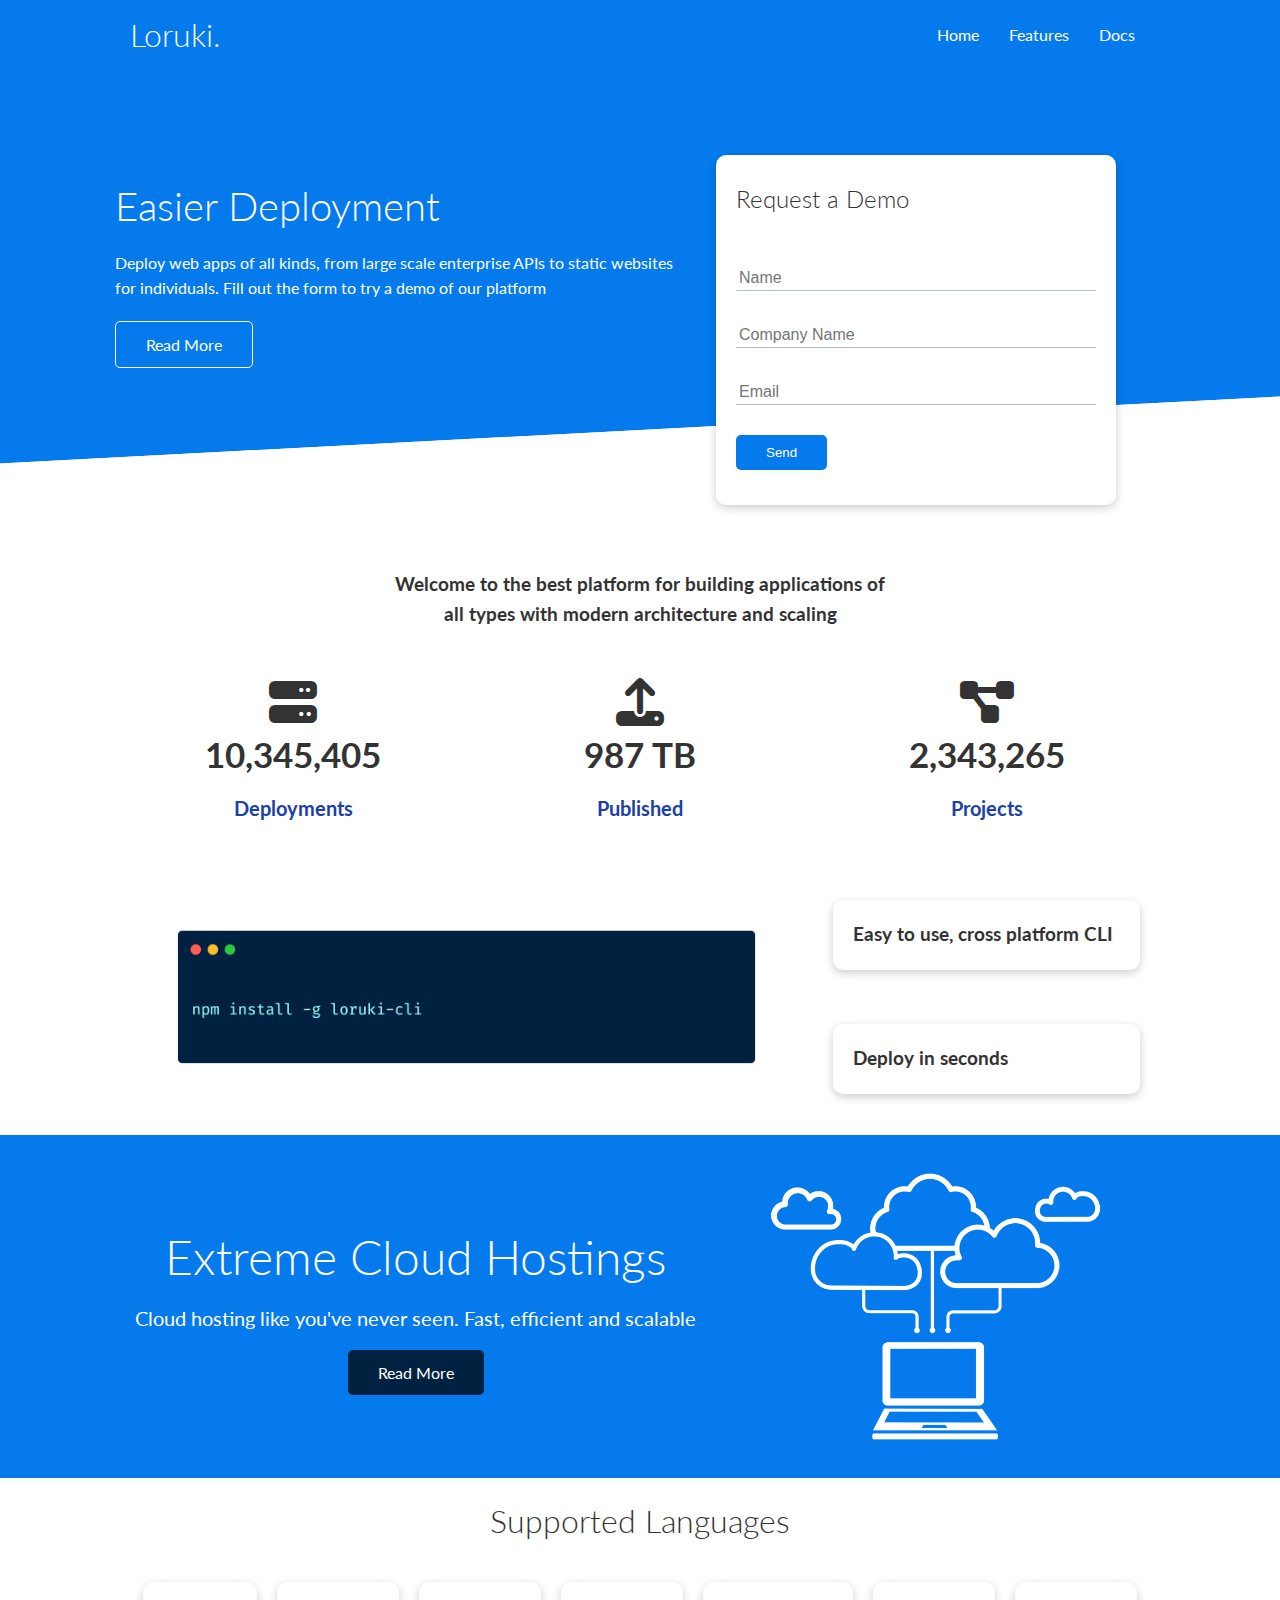
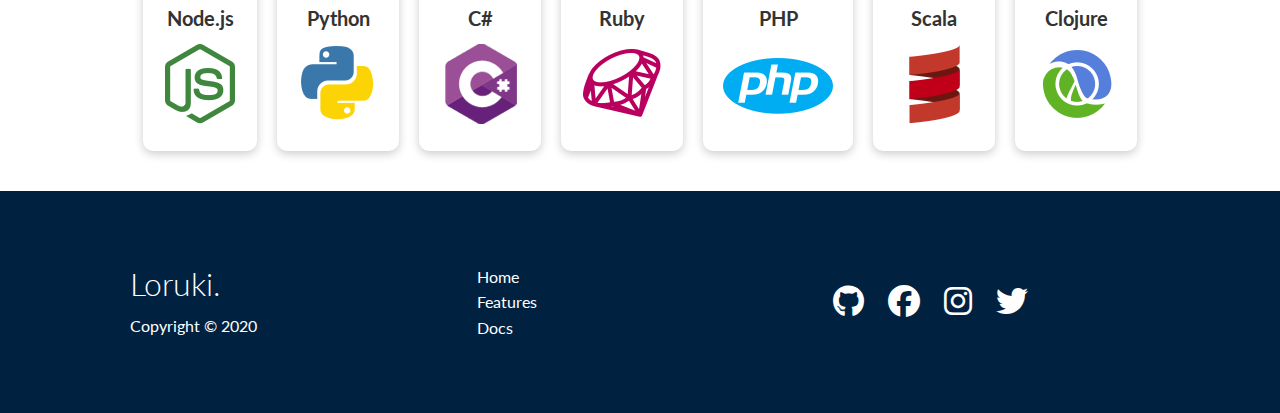
<file: index.html>
<!DOCTYPE html>
<html lang="en">
<head>
    <meta charset="UTF-8">
    <meta http-equiv="X-UA-Compatible" content="IE=edge">
    <meta name="viewport" content="width=device-width, initial-scale=1.0">
    <link rel="stylesheet" href="https://cdnjs.cloudflare.com/ajax/libs/font-awesome/6.1.1/css/all.min.css">
    <link rel="stylesheet" href="style.css">
    <link rel="stylesheet" href="utilities.css">
    <title>Loruki | Cloud Hosting For Everyone</title>
</head>
<body>
    <!-- Nav Bar -->
    <div class="navbar">
        <div class="container flex">
            <h1 class="logo">Loruki.</h1>
            <nav>
                <ul>
                    <li><a href="index.html">Home</a></li>
                    <li><a href="features.html">Features</a></li>
                    <li><a href="docs.html">Docs</a></li>
                </ul>
            </nav>
        </div>
    </div>

    <!-- Showcase -->
    <section class="showcase">
        <div class="container grid">
            <div class="showcase-text">
                <h1>Easier Deployment</h1>
                <p>Deploy web apps of all kinds, from large scale enterprise APIs to static websites for individuals. Fill out the form to try a demo of our platform</p>
                <a href="features.html" class="btn btn-outline">Read More</a>
            </div>

            <div class="showcase-form card">
                <h2>Request a Demo</h2>
                <form name="contact" method="POST" netlify-honeypot="bot-field" data-netlify="true">
                    <input type="hidden" name="form-name" value="contact">
                    <p class="hidden">
                        <label>Don't fill this out if you're human: <input name="bot-field" /></label>
                    </p>
                    <div class="form-control">
                        <input type="text" name="name" placeholder="Name" required>
                    </div>
                    <div class="form-control">
                        <input type="text" name="company" placeholder="Company Name" required>
                    </div>
                    <div class="form-control">
                        <input type="email" name="email" placeholder="Email" required>
                    </div>
                    <input type="submit" value="Send" class="btn btn-primary">
                </form>
            </div>
        </div>
    </section>

    <!-- Stats -->
    <section class="stats">
        <div class="container">
            <h3 class="stats-heading text-center my-1">
                Welcome to the best platform for building applications of all types with modern architecture and scaling
            </h3>

            <div class="grid grid-3 text-center my-4">
                <div>
                    <i class="fas fa-server fa-3x"></i>
                    <h3>10,345,405</h3>
                    <p class="text-secondary">Deployments</p>
                </div>
                <div>
                    <i class="fas fa-upload fa-3x"></i>
                    <h3>987 TB</h3>
                    <p class="text-secondary">Published</p>
                </div>
                <div>
                    <i class="fas fa-project-diagram fa-3x"></i>
                    <h3>2,343,265</h3>
                    <p class="text-secondary">Projects</p>
                </div>
            </div>
        </div>
    </section>

    <!-- Cli -->
    <section class="cli">
        <div class="container grid">
            <img src="images/cli.png" alt="">
            <div class="card">
                <h3>Easy to use, cross platform CLI</h3>
            </div>
            <div class="card">
                <h3>Deploy in seconds</h3>
            </div>
        </div>
    </section>

    <!-- Cloud -->
    <section class="cloud bg-primary my-2 py-2">
        <div class="container grid">
            <div class="text-center">
                <h2 class="lg">Extreme Cloud Hostings</h2>
                <p class="lead my-1">Cloud hosting like you've never seen. Fast, efficient and scalable</p>
                <a href="features.html" class="btn btn-dark">Read More</a>
            </div>
            <img src="images/cloud.png" alt="">
        </div>
    </section>

    <!-- Languages -->
    <section class="languages">
        <h2 class="md text-center my-2">
            Supported Languages
        </h2>
        <div class="container flex">
            <div class="card">
                <h4>Node.js</h4>
                <img src="images/logos/node.png" alt="">
            </div>
            <div class="card">
                <h4>Python</h4>
                <img src="images/logos/python.png" alt="">
            </div>
            <div class="card">
                <h4>C#</h4>
                <img src="images/logos/csharp.png" alt="">
            </div>
            <div class="card">
                <h4>Ruby</h4>
                <img src="images/logos/ruby.png" alt="">
            </div>
            <div class="card">
                <h4>PHP</h4>
                <img src="images/logos/php.png" alt="">
            </div>
            <div class="card">
                <h4>Scala</h4>
                <img src="images/logos/scala.png" alt="">
            </div>
            <div class="card">
                <h4>Clojure</h4>
                <img src="images/logos/clojure.png" alt="">
            </div>
        </div>
    </section>

    <!-- Footer -->
    <footer class="footer bg-dark py-5">
        <div class="container grid grid-3">
            <div>
                <h1>Loruki.</h1>
                <p>Copyright &copy; 2020</p>
            </div>
            <nav>
                <ul>
                    <li><a href="index.html">Home</a></li>
                    <li><a href="features.html">Features</a></li>
                    <li><a href="docs.html">Docs</a></li>
                </ul>
            </nav>

            <div class="social">
                <a href="#"><i class="fab fa-github fa-2x"></i></a>
                <a href="#"><i class="fab fa-facebook fa-2x"></i></a>
                <a href="#"><i class="fab fa-instagram fa-2x"></i></a>
                <a href="#"><i class="fab fa-twitter fa-2x"></i></a>
            </div>
        </div>
    </footer>
</body>
</html>
</file>
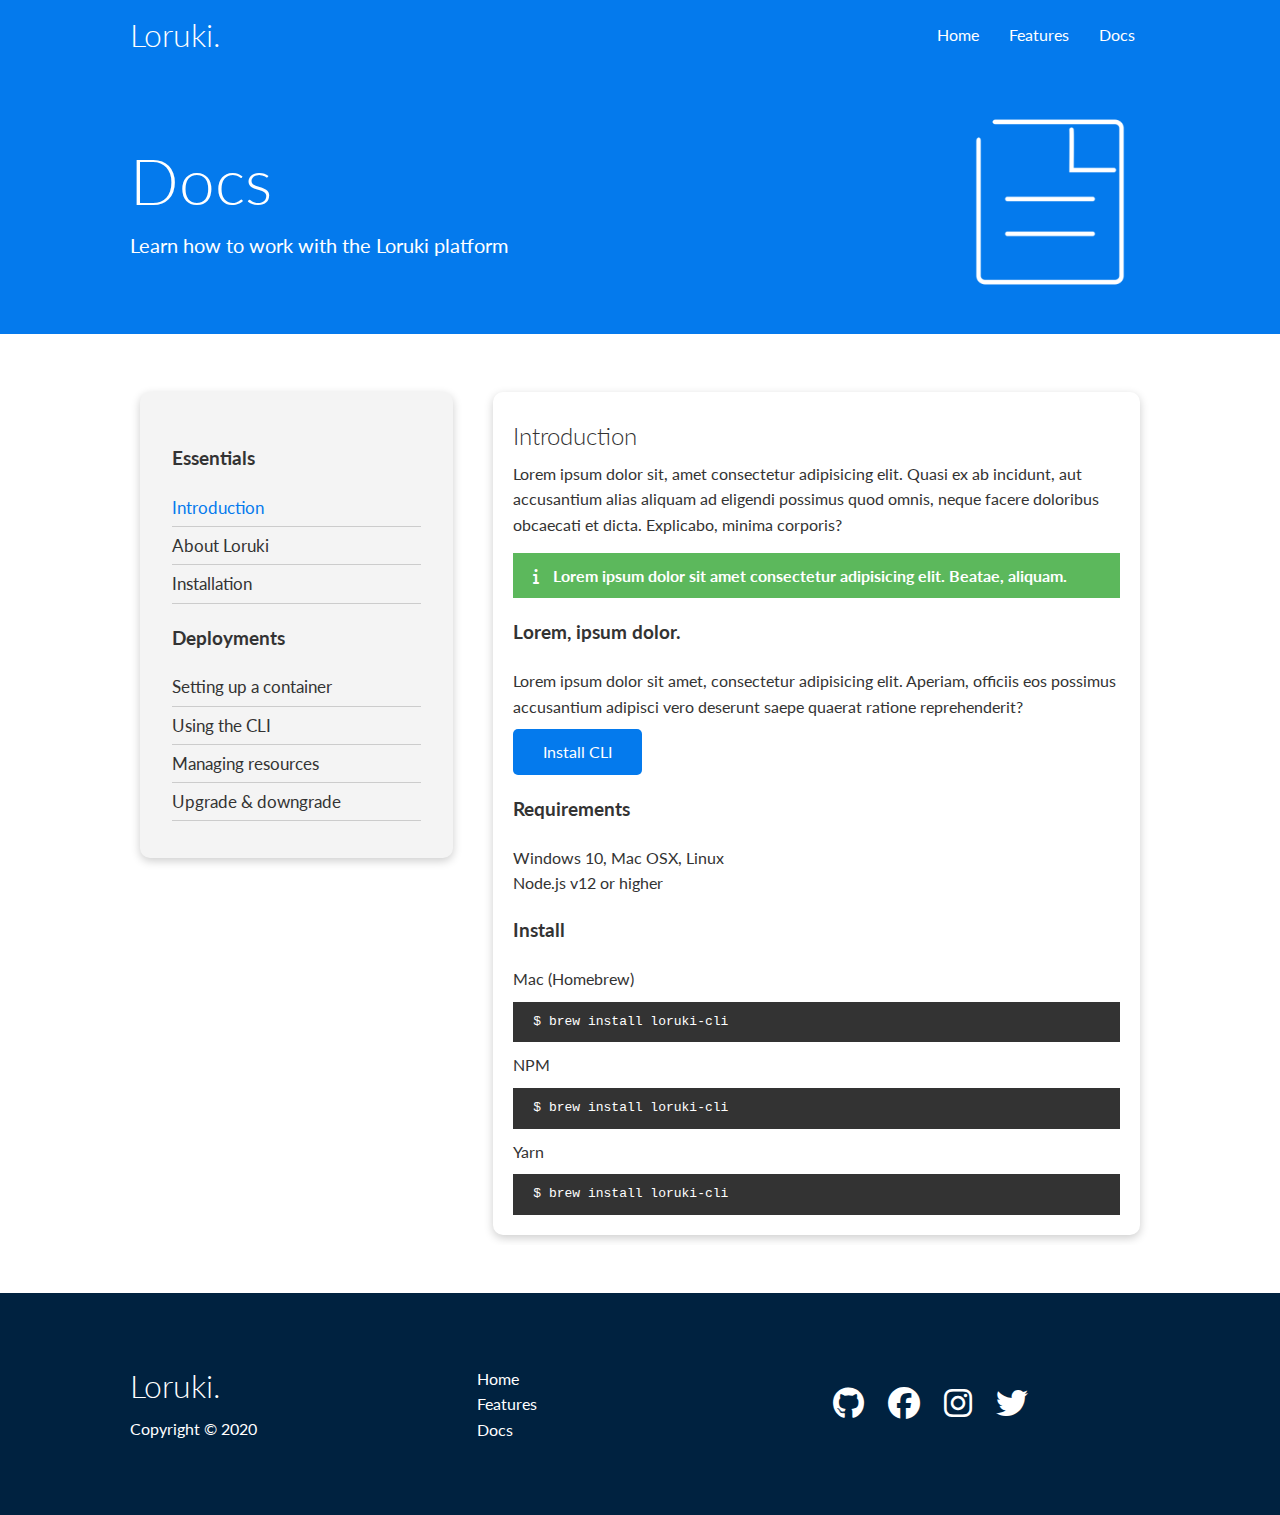
<file: docs.html>
<!DOCTYPE html>
<html lang="en">
<head>
    <meta charset="UTF-8">
    <meta http-equiv="X-UA-Compatible" content="IE=edge">
    <meta name="viewport" content="width=device-width, initial-scale=1.0">
    <link rel="stylesheet" href="https://cdnjs.cloudflare.com/ajax/libs/font-awesome/6.1.1/css/all.min.css">
    <link rel="stylesheet" href="style.css">
    <link rel="stylesheet" href="utilities.css">
    <title>Loruki | Cloud Hosting For Everyone</title>
</head>
<body>
    <!-- Nav Bar -->
    <div class="navbar">
        <div class="container flex">
            <h1 class="logo">Loruki.</h1>
            <nav>
                <ul>
                    <li><a href="index.html">Home</a></li>
                    <li><a href="features.html">Features</a></li>
                    <li><a href="docs.html">Docs</a></li>
                </ul>
            </nav>
        </div>
    </div>

    <!-- Head -->
    <section class="docs-head bg-primary py-3">
        <div class="container grid">
            <div>
                <h1 class="xl">Docs</h1>
                <p class="lead">
                    Learn how to work with the Loruki platform
                </p>
            </div>
            <img src="images/docs.png" alt="">
        </div>
    </section>

    <!-- Docs Main -->
    <section class="docs-main my-4">
        <div class="container grid">
            <div class="card bg-light p-3">
                <h3 class="my-2">Essentials</h3>
                <nav>
                    <ul>
                        <li><a class="text-primary" href="#">Introduction</a></li>
                        <li><a href="#">About Loruki</a></li>
                        <li><a href="#">Installation</a></li>
                    </ul>
                </nav>
    
                <h3 class="my-2">Deployments</h3>
                <nav>
                    <ul>
                        <li><a href="#">Setting up a container</a></li>
                        <li><a href="#">Using the CLI</a></li>
                        <li><a href="#">Managing resources</a></li>
                        <li><a href="#">Upgrade & downgrade</a></li>
                    </ul>
                </nav>
            </div>
            <div class="card">
                <h2>Introduction</h2>
                <p>Lorem ipsum dolor sit, amet consectetur adipisicing elit. Quasi ex ab incidunt, aut accusantium alias aliquam ad eligendi possimus quod omnis, neque facere doloribus obcaecati et dicta. Explicabo, minima corporis?</p>
                <div class="alert alert-success">
                    <i class="fas fa-info"></i> Lorem ipsum dolor sit amet consectetur adipisicing elit. Beatae, aliquam.
                </div>
                <h3>Lorem, ipsum dolor.</h3>
                <p>Lorem ipsum dolor sit amet, consectetur adipisicing elit. Aperiam, officiis eos possimus accusantium adipisci vero deserunt saepe quaerat ratione reprehenderit?</p>
                <a href="#" class="btn btn-primary">Install CLI</a>

                <h3>Requirements</h3>
                <ul>
                    <li>Windows 10, Mac OSX, Linux</li>
                    <li>Node.js v12 or higher</li>
                </ul>

                <h3>Install</h3>
                <p>Mac (Homebrew)</p>
                <pre><code>$ brew install loruki-cli</code></pre>
                <p>NPM</p>
                <pre><code>$ brew install loruki-cli</code></pre>
                <p>Yarn</p>
                <pre><code>$ brew install loruki-cli</code></pre>
            </div>
        </div>
    </section>

    
    <!-- Footer -->
    <footer class="footer bg-dark py-5">
        <div class="container grid grid-3">
            <div>
                <h1>Loruki.</h1>
                <p>Copyright &copy; 2020</p>
            </div>
            <nav>
                <ul>
                    <li><a href="index.html">Home</a></li>
                    <li><a href="features.html">Features</a></li>
                    <li><a href="docs.html">Docs</a></li>
                </ul>
            </nav>

            <div class="social">
                <a href="#"><i class="fab fa-github fa-2x"></i></a>
                <a href="#"><i class="fab fa-facebook fa-2x"></i></a>
                <a href="#"><i class="fab fa-instagram fa-2x"></i></a>
                <a href="#"><i class="fab fa-twitter fa-2x"></i></a>
            </div>
        </div>
    </footer>
</body>
</html>
</file>
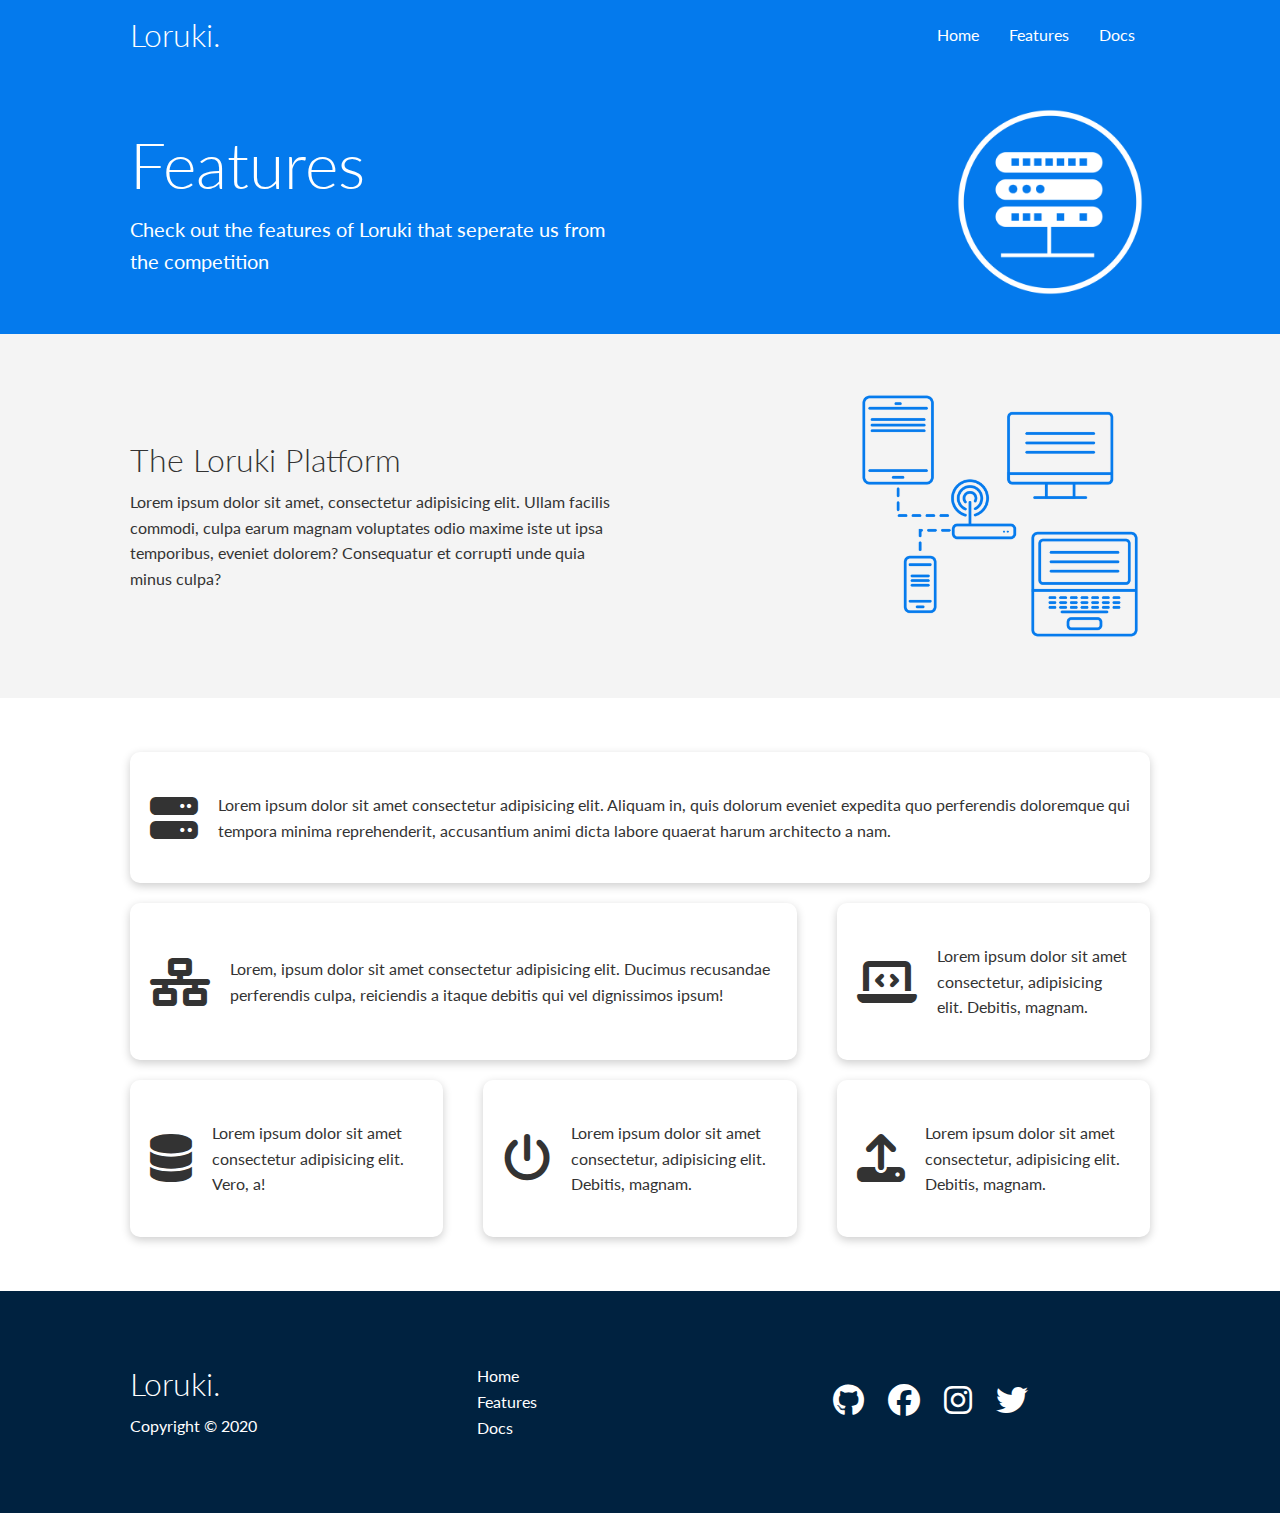
<file: features.html>
<!DOCTYPE html>
<html lang="en">
<head>
    <meta charset="UTF-8">
    <meta http-equiv="X-UA-Compatible" content="IE=edge">
    <meta name="viewport" content="width=device-width, initial-scale=1.0">
    <link rel="stylesheet" href="https://cdnjs.cloudflare.com/ajax/libs/font-awesome/6.1.1/css/all.min.css">
    <link rel="stylesheet" href="style.css">
    <link rel="stylesheet" href="utilities.css">
    <title>Loruki | Cloud Hosting For Everyone</title>
</head>
<body>
    <!-- Nav Bar -->
    <div class="navbar">
        <div class="container flex">
            <h1 class="logo">Loruki.</h1>
            <nav>
                <ul>
                    <li><a href="index.html">Home</a></li>
                    <li><a href="features.html">Features</a></li>
                    <li><a href="docs.html">Docs</a></li>
                </ul>
            </nav>
        </div>
    </div>

    <!-- Head -->
    <section class="features-head bg-primary py-3">
        <div class="container grid">
            <div>
                <h1 class="xl">Features</h1>
                <p class="lead">
                    Check out the features of Loruki that seperate us from the competition
                </p>
            </div>
            <img src="images/server.png" alt="">
        </div>
    </section>

    <!-- Sub Head -->
    <section class="features-sub-head bg-light py-3">
        <div class="container grid">
            <div>
                <h1 class="md">The Loruki Platform</h1>
                <p>
                    Lorem ipsum dolor sit amet, consectetur adipisicing elit. Ullam facilis commodi, culpa earum magnam voluptates odio maxime iste ut ipsa temporibus, eveniet dolorem? Consequatur et corrupti unde quia minus culpa?
                </p>
            </div>
            <img src="images/server2.png" alt="">
        </div>
    </section>

    <section class="features-main my-2">
        <div class="container grid grid-3">
            <div class="card flex">
                <i class="fas fa-server fa-3x"></i>
                <p>Lorem ipsum dolor sit amet consectetur adipisicing elit. Aliquam in, quis dolorum eveniet expedita quo perferendis doloremque qui tempora minima reprehenderit, accusantium animi dicta labore quaerat harum architecto a nam.</p>
            </div>
            <div class="card flex">
                <i class="fas fa-network-wired fa-3x"></i>
                <p>
                    Lorem, ipsum dolor sit amet consectetur adipisicing elit. Ducimus
                    recusandae perferendis culpa, reiciendis a itaque debitis qui vel
                    dignissimos ipsum!
                </p>
            </div>
            <div class="card flex">
                <i class="fas fa-laptop-code fa-3x"></i>
                <p>
                    Lorem ipsum dolor sit amet consectetur, adipisicing elit. Debitis,
                    magnam.
                </p>
            </div>
            <div class="card flex">
                <i class="fas fa-database fa-3x"></i>
                <p>
                    Lorem ipsum dolor sit amet consectetur adipisicing elit. Vero, a!
                </p>
            </div>
            <div class="card flex">
                <i class="fas fa-power-off fa-3x"></i>
                <p>
                    Lorem ipsum dolor sit amet consectetur, adipisicing elit. Debitis,
                    magnam.
                </p>
            </div>
            <div class="card flex">
                <i class="fas fa-upload fa-3x"></i>
                <p>
                    Lorem ipsum dolor sit amet consectetur, adipisicing elit. Debitis,
                    magnam.
                </p>
            </div>
        </div>
    </section>

    <!-- Footer -->
    <footer class="footer bg-dark py-5">
        <div class="container grid grid-3">
            <div>
                <h1>Loruki.</h1>
                <p>Copyright &copy; 2020</p>
            </div>
            <nav>
                <ul>
                    <li><a href="index.html">Home</a></li>
                    <li><a href="features.html">Features</a></li>
                    <li><a href="docs.html">Docs</a></li>
                </ul>
            </nav>

            <div class="social">
                <a href="#"><i class="fab fa-github fa-2x"></i></a>
                <a href="#"><i class="fab fa-facebook fa-2x"></i></a>
                <a href="#"><i class="fab fa-instagram fa-2x"></i></a>
                <a href="#"><i class="fab fa-twitter fa-2x"></i></a>
            </div>
        </div>
    </footer>
</body>
</html>
</file>
<file: style.css>
@import url('https://fonts.googleapis.com/css2?family=Lato:wght@300&display=swap');

:root {
    --primary-color: #047aed;
    --secondary-color: #1c3fa8;
    --dark-color: #002240;
    --light-color: #f4f4f4;
    --success-color: #5cb85c;
    --error-color: #d9534f;
}

* {
    box-sizing: border-box;
    padding: 0;
    margin: 0;
}

body {
    font-family: 'Lato', sans-serif;
    color: #333;
    line-height: 1.6;
}

ul {
    list-style-type: none;
}

a {
    text-decoration: none;
    color: #333;
}

h1, h2 {
    font-weight: 300;
    line-height: 1.2;
    margin: 10px 0;
}

p {
    margin: 10px 0;
}

img {
    width: 100%;
}

code, pre {
    background: #333;
    color: #fff;
    padding: 10px;
}

/* Hidden */

.hidden {
    visibility: hidden;
    height: 0;
}

/* Nav Bar */

.navbar {
    background-color: var(--primary-color);
    color: #fff;
    height: 70px;
}

.navbar ul {
    display: flex;
}

.navbar a {
    color: #fff;
    padding: 10px;
    margin: 0 5px;
}

.navbar a:hover {
    border-bottom: 2px #fff solid;
}

.navbar .flex {
    justify-content: space-between;
}

/* Showcase */

.showcase {
    height: 400px;
    background-color: var(--primary-color);
    color: #fff;
    position: relative;
}

.showcase h1 {
    font-size: 40px;
}

.showcase p {
    margin: 20px 0;
}

.showcase .grid {
    overflow: visible;
    grid-template-columns: 55% 45%;
    gap: 30px;
}

.showcase-text {
    animation: slideInFromLeft 0.5s ease-in;
}

.showcase-form {
    position: relative;
    top: 60px;
    height: 350px;
    width: 400px;
    padding: 40px;
    z-index: 100;
    animation: slideInFromRight 0.5s ease-in;

}

.showcase-form .form-control {
    margin: 30px 0;
}

.showcase-form input[type="text"],
.showcase-form input[type="email"] {
    border: 0;
    border-bottom: 1px solid #b4becb;
    width: 100%;
    padding: 3px;
    font-size: 16px;
}

.showcase-form input:focus {
    outline: none;
}

.showcase::before,
.showcase::after {
    content: "";
    position: absolute;
    height: 100px;
    bottom: -60px;
    right: 0;
    left: 0;
    background: #fff;
    transform: skewY(-3deg);
    -webkit-transform: skewY(-3deg);
    -moz-transform: skewY(-3deg);
    -ms-transform: skewY(-3deg);
}

/* Stats */

.stats {
    padding-top: 100px;
}

.stats-heading {
    max-width: 500px;
    margin: auto !important;
    animation: slideInFromBottom 0.5s ease-in;
}

.stats .grid h3 {
    font-size:35px;
}

.stats .grid p {
    font-size: 20px;
    font-weight: bold;
}

/* CLI */

.cli .grid {
    grid-template-columns: repeat(3, 1fr);
    grid-template-rows: repeat(2, 1fr);
}

.cli .grid > *:first-child {
    grid-column: 1 / span 2;
    grid-row: 1 / span 2;
}

/* Cloud */

.cloud .grid {
    grid-template-columns: 4fr 3fr;
}

/* Languages */

.languages .flex {
    flex-wrap: wrap;
}

.languages .card {
    text-align: center;
    margin: 18px 10px 40px;
    transition: transform 0.2s ease-in;
}

.languages .card h4 {
    font-size: 20px;
    margin-bottom: 10px;
}

.languages .card:hover {
    transform: translateY(-15px);
}

/* Features */

.features-head img,
.docs-head img {
    width: 200px;
    justify-self: flex-end;
}

.features-sub-head img {
    width: 300px;
    justify-self: flex-end;
}

.features-main .card > i{
    margin-right: 20px;
}

.features-main .grid {
    padding: 30px;
}

.features-main .grid > *:first-child {
    grid-column: 1 / span 3;
}

.features-main .grid > *:nth-child(2) {
    grid-column: 1 / span 2;
}

/* Docs */

.docs-main h3 {
    margin: 20px 0;
}

.docs-main .grid {
    grid-template-columns: 1fr 2fr;
    align-items: flex-start;
}

.docs-main nav li {
    font-size: 17px;
    padding-bottom: 5px;
    margin-bottom: 5px;
    border-bottom: 1px #ccc solid;
}

.docs-main a:hover {
    font-weight: bold;
}

/* Footer */

.footer .social a {
    margin: 0 10px;
}

/* Animations */

@keyframes slideInFromLeft {
    0% {
        transform: translateX(-100%);
    }

    100% {
        transform: translateX(0);
    }
}

@keyframes slideInFromRight {
    0% {
        transform: translateX(100%);
    }

    100% {
        transform: translateX(0);
    }
}

@keyframes slideInFromTop {
    0% {
        transform: translateY(-100%);
    }

    100% {
        transform: translateX(0);
    }
}

@keyframes slideInFromBottom {
    0% {
        transform: translateY(100%);
    }

    100% {
        transform: translateX(0);
    }
}

/* Tablets and under */
@media(max-width:768px) {
    .grid,
    .showcase .grid,
    .stats .grid,
    .cli .grid,
    .cloud .grid,
    .features-main .grid,
    .docs-main .grid {
        grid-template-columns: 1fr;
        grid-template-rows: 1fr;
    }

    .showcase {
        height: auto;
    }

    .showcase-text {
        text-align: center;
        margin-top: 40px;
        animation: slideInFromTop 0.5s ease-in;
    }

    .showcase-form {
        justify-self: center;
        margin: auto;
        animation: slideInFromBottom 0.5s ease-in;
    }

    .cli .grid > *:first-child {
        grid-column: 1;
        grid-row: 1;
    }

    .features-head,
    .features-sub-head,
    .docs-head {
        text-align: center;
    }

    .features-head img,
    .features-sub-head img,
    .docs-head img {
        justify-self: center;
    }

    .features-main .grid > *:first-child,
    .features-main .grid > *:nth-child(2) {
        grid-column: 1;
    }
}


/* Mobile */
@media(max-width:500px) {
    .navbar {
        height: 110px;
    }

    .navbar .flex {
        flex-direction: column;
    }

    .navbar ul {
        padding: 10px;
        background-color: rgba(0,0,0,0.1);
    }
}
</file>
<file: utilities.css>
.container {
    max-width: 1100px;
    margin: 0 auto;
    overflow: auto;
    padding: 0 40px;
}

.card {
    background-color: #fff;
    color: #333;
    border-radius: 10px;
    box-shadow: 0 3px 10px rgba(0,0,0,0.2);
    padding: 20px;
    margin: 10px;
}

.btn {
    display: inline-block;
    padding: 10px 30px;
    cursor: pointer;
    background: var(--primary-color);
    color: #fff;
    border: none;
    border-radius: 5px;
} 

.btn-outline {
    background-color: transparent;
    border: 1px #fff solid;
}

.btn:hover {
    transform: scale(0.98);
}

/* Backgrounds & colored buttons */

.bg-primary, 
.btn-primary {
    background-color: var(--primary-color);
    color: #fff;
}

.bg-secondary, 
.btn-secondary {
    background-color: var(--secondary-color);
    color: #fff;
}

.bg-dark, 
.btn-dark {
    background-color: var(--dark-color);
    color: #fff;
}

.bg-light, 
.btn-light {
    background-color: var(--light-color);
    color: #333;
}

.bg-primary a, 
.btn-primary a,
.bg-secondary a, 
.btn-secondary a,
.bg-dark a, 
.btn-dark a {
    color: #fff;
}

/* Text colors */

.text-primary {
    color: var(--primary-color);
}

.text-secondary {
    color: var(--secondary-color);
}

.text-dark {
    color: var(--dark-color);
}

.text-light {
    color: var(--light-color);
}

/* Text sizes */

.lead {
    font-size: 20px;
}

.sm {
    font-size: 1rem;
}

.md {
    font-size: 2rem;
}

.lg {
    font-size: 3rem;
}

.xl {
    font-size: 4rem;
}

.text-center {
    text-align: center;
}

/* Alert */

.alert {
    background-color: var(--light-color);
    padding: 10px 20px;
    font-weight: bold;
    margin: 15px 0;
}

.alert i {
    margin-right: 10px;
}

.alert-success {
    background-color: var(--success-color);
    color: #fff;
}

.alert-error {
    background-color: var(--error-color);
    color: #fff;
}

.flex {
    display: flex;
    justify-content: center;
    align-items: center;
    height: 100%;
}

.grid {
    display: grid;
    grid-template-columns: repeat(2, 1fr);
    gap: 20px;
    justify-content: center;
    align-items: center;
    height: 100%;
}

.grid-3 {
    grid-template-columns: repeat(3, 1fr);
}

/* Margin */

.my-1 {
    margin: 1rem 0;
}

.my-2 {
    margin: 1.5rem 0;
}

.my-3 {
    margin: 2rem 0;
}

.my-4 {
    margin: 3rem 0;
}

.my-5 {
    margin: 4rem 0;
}

.m-1 {
    margin: 1rem;
}

.m-2 {
    margin: 1.5rem;
}

.m-3 {
    margin: 2rem;
}

.m-4 {
    margin: 3rem;
}

.m-5 {
    margin: 4rem;
}

/* Padding */

.py-1 {
    padding: 1rem 0;
}

.py-2 {
    padding: 1.5rem 0;
}

.py-3 {
    padding: 2rem 0;
}

.py-4 {
    padding: 3rem 0;
}

.py-5 {
    padding: 4rem 0;
}

.p-1 {
    padding: 1rem;
}

.p-2 {
    padding: 1.5rem;
}

.p-3 {
    padding: 2rem;
}

.p-4 {
    padding: 3rem;
}

.p-5 {
    padding: 4rem;
}
</file>
